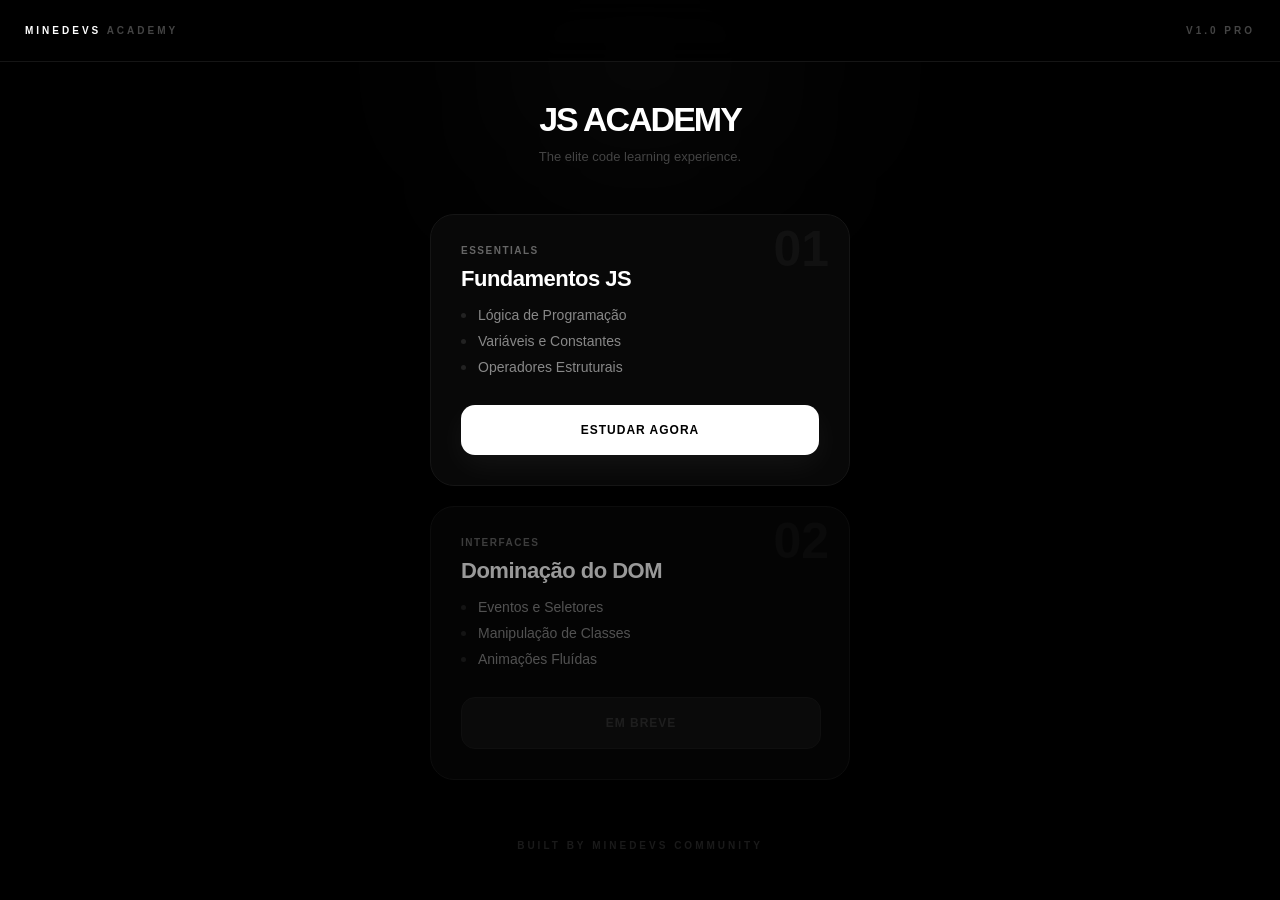
<file: index.html>
<!DOCTYPE html>
<html lang="pt-br">
<head>
    <meta charset="UTF-8">
    <meta name="viewport" content="width=device-width, initial-scale=1.0">
    <title>JS ACADEMY - Elite Edition</title>
    <style>
        :root { --accent: #ffffff; --bg: #000000; --card: #080808; --border: #151515; }
        
        body { background: var(--bg); color: #fff; font-family: -apple-system, sans-serif; margin: 0; padding: 100px 20px 40px; text-align: center; overflow-x: hidden; }

        /* Efeito de Brilho de Fundo (Glow) */
        body::before { content: ""; position: fixed; top: -10%; left: 50%; width: 300px; height: 300px; background: rgba(255,255,255,0.03); filter: blur(100px); border-radius: 50%; transform: translateX(-50%); z-index: -1; }

        /* Navbar com Desfoque (Glassmorphism) */
        .nav { position: fixed; top: 0; left: 0; width: 100%; display: flex; justify-content: space-between; padding: 25px; background: rgba(0,0,0,0.8); backdrop-filter: blur(15px); border-bottom: 1px solid var(--border); box-sizing: border-box; z-index: 100; font-size: 10px; font-weight: 900; letter-spacing: 3px; color: #444; }
        .nav b { color: #fff; }

        .container { max-width: 420px; margin: 0 auto; }
        
        h1 { font-size: 34px; font-weight: 900; letter-spacing: -2px; margin: 0; text-transform: uppercase; }
        .sub { color: #444; font-size: 13px; margin: 10px 0 50px; font-weight: 500; }

        /* Cards de Elite com Números de Fundo */
        .card { 
            background: var(--card); border: 1px solid var(--border); border-radius: 24px; 
            padding: 30px; margin-bottom: 20px; text-align: left; position: relative;
            transition: 0.3s cubic-bezier(0.175, 0.885, 0.32, 1.275);
        }
        .card:active { transform: scale(0.97); border-color: #333; }
        
        .card-num { color: #111; font-size: 50px; font-weight: 900; position: absolute; top: 5px; right: 20px; z-index: 0; user-select: none; }
        
        .tag { position: relative; color: #666; font-size: 10px; font-weight: 800; text-transform: uppercase; letter-spacing: 1.5px; margin-bottom: 10px; display: block; }
        h3 { position: relative; margin: 0 0 15px 0; font-size: 22px; font-weight: 800; letter-spacing: -0.5px; }
        
        /* Lista de Aulas Minimalista */
        .topics { position: relative; list-style: none; padding: 0; margin: 0 0 30px 0; }
        .topics li { color: #888; font-size: 14px; margin-bottom: 10px; display: flex; align-items: center; }
        .topics li::before { content: ""; width: 5px; height: 5px; background: #222; border-radius: 50%; margin-right: 12px; }

        /* Botões Estilo Premium */
        .btn { 
            position: relative; display: block; width: 100%; padding: 18px 0; 
            background: #fff; color: #000; text-decoration: none; 
            font-weight: 900; border-radius: 14px; font-size: 12px; 
            text-transform: uppercase; letter-spacing: 1px; text-align: center;
            box-shadow: 0 10px 30px rgba(255,255,255,0.05);
        }
        
        /* Estilo do Botão "Em Breve" (Módulo Bloqueado) */
        .btn-locked { 
            background: #111; color: #333; border: 1px solid #1a1a1a; 
            pointer-events: none; box-shadow: none; 
        }

        .footer { margin-top: 60px; font-size: 10px; color: #1a1a1a; font-weight: 900; text-transform: uppercase; letter-spacing: 3px; }
    </style>
</head>
<body>

    <div class="nav">
        <div><b>MINEDEVS</b> ACADEMY</div>
        <div>V1.0 PRO</div>
    </div>

    <div class="container">
        <h1>JS ACADEMY</h1>
        <p class="sub">The elite code learning experience.</p>

        <!-- Módulo 01: Ativo -->
        <div class="card">
            <div class="card-num">01</div>
            <span class="tag">Essentials</span>
            <h3>Fundamentos JS</h3>
            <ul class="topics">
                <li>Lógica de Programação</li>
                <li>Variáveis e Constantes</li>
                <li>Operadores Estruturais</li>
            </ul>
            <a href="aula1.html" class="btn">Estudar Agora</a>
        </div>

        <!-- Módulo 02: Bloqueado -->
        <div class="card" style="opacity: 0.6;">
            <div class="card-num">02</div>
            <span class="tag">Interfaces</span>
            <h3>Dominação do DOM</h3>
            <ul class="topics">
                <li>Eventos e Seletores</li>
                <li>Manipulação de Classes</li>
                <li>Animações Fluídas</li>
            </ul>
            <a href="#" class="btn btn-locked">Em Breve</a>
        </div>

        <div class="footer">Built by Minedevs Community</div>
    </div>

</body>
</html>
</file>
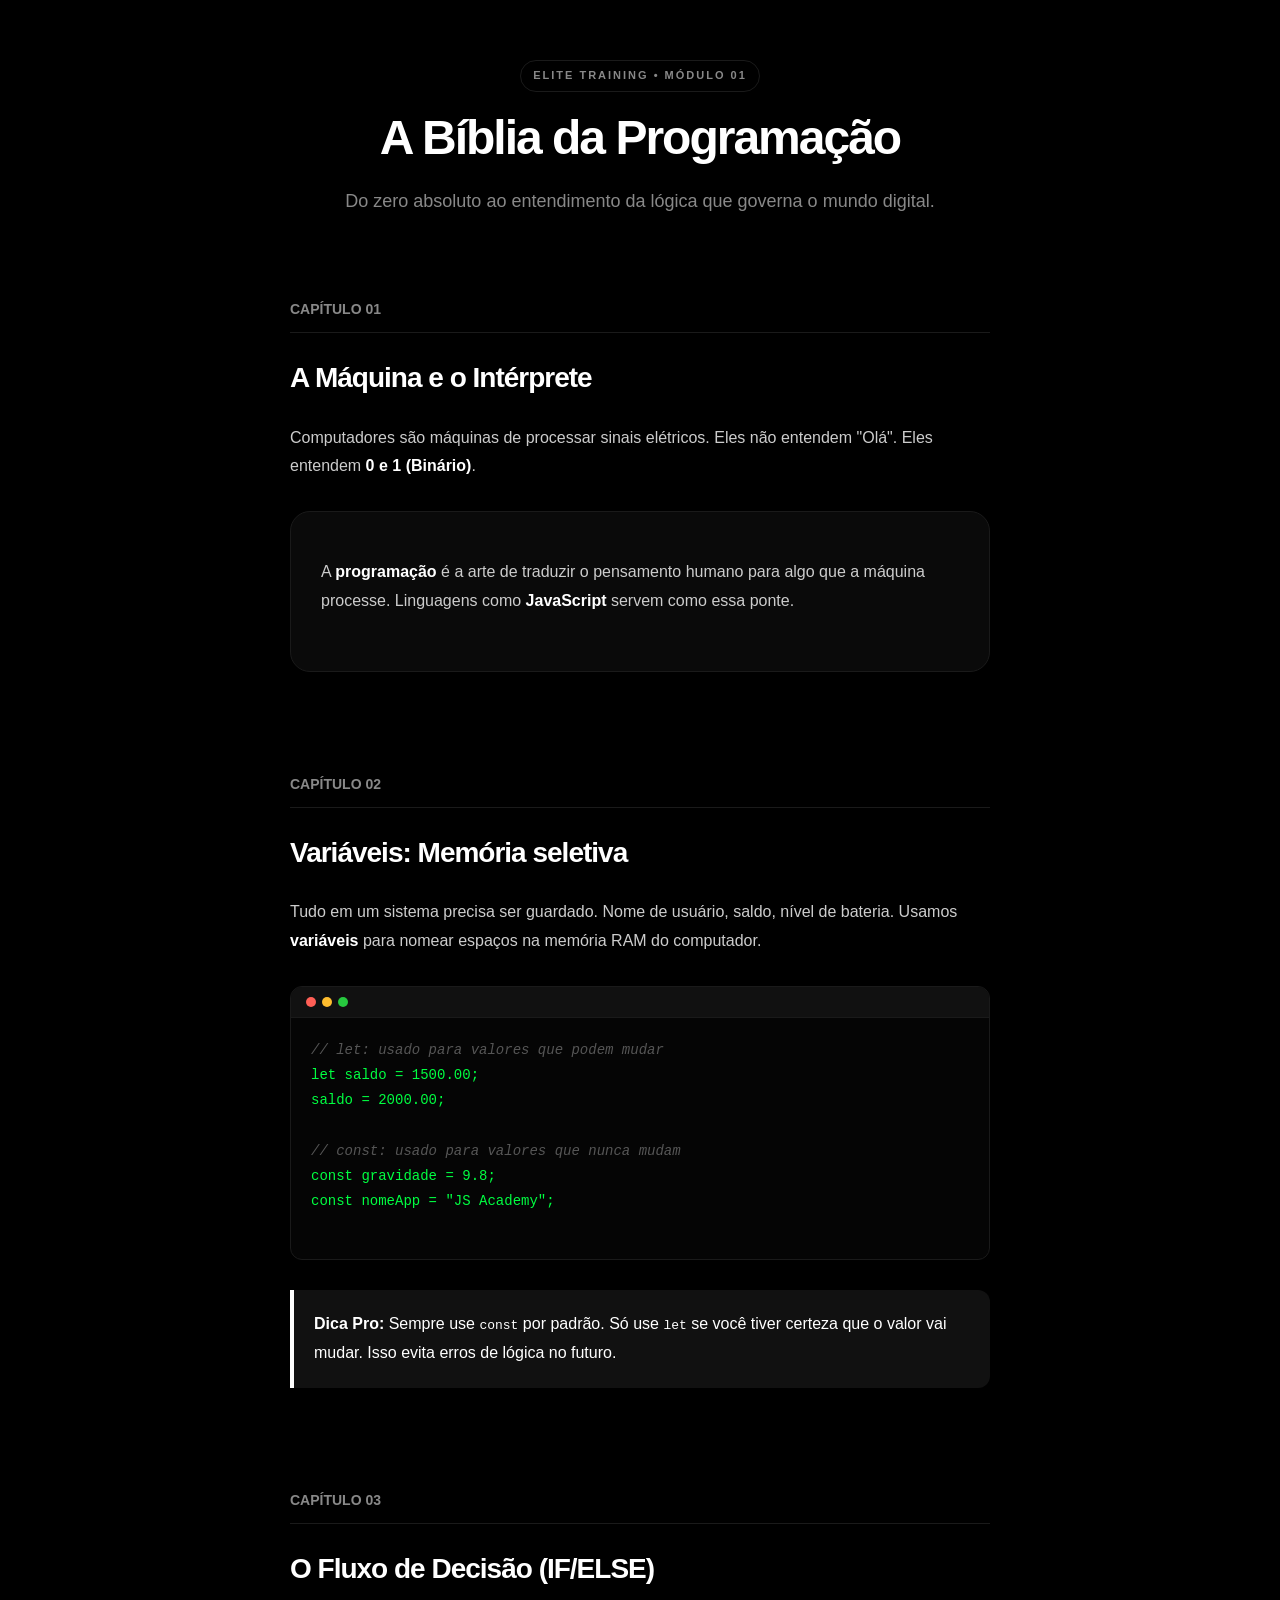
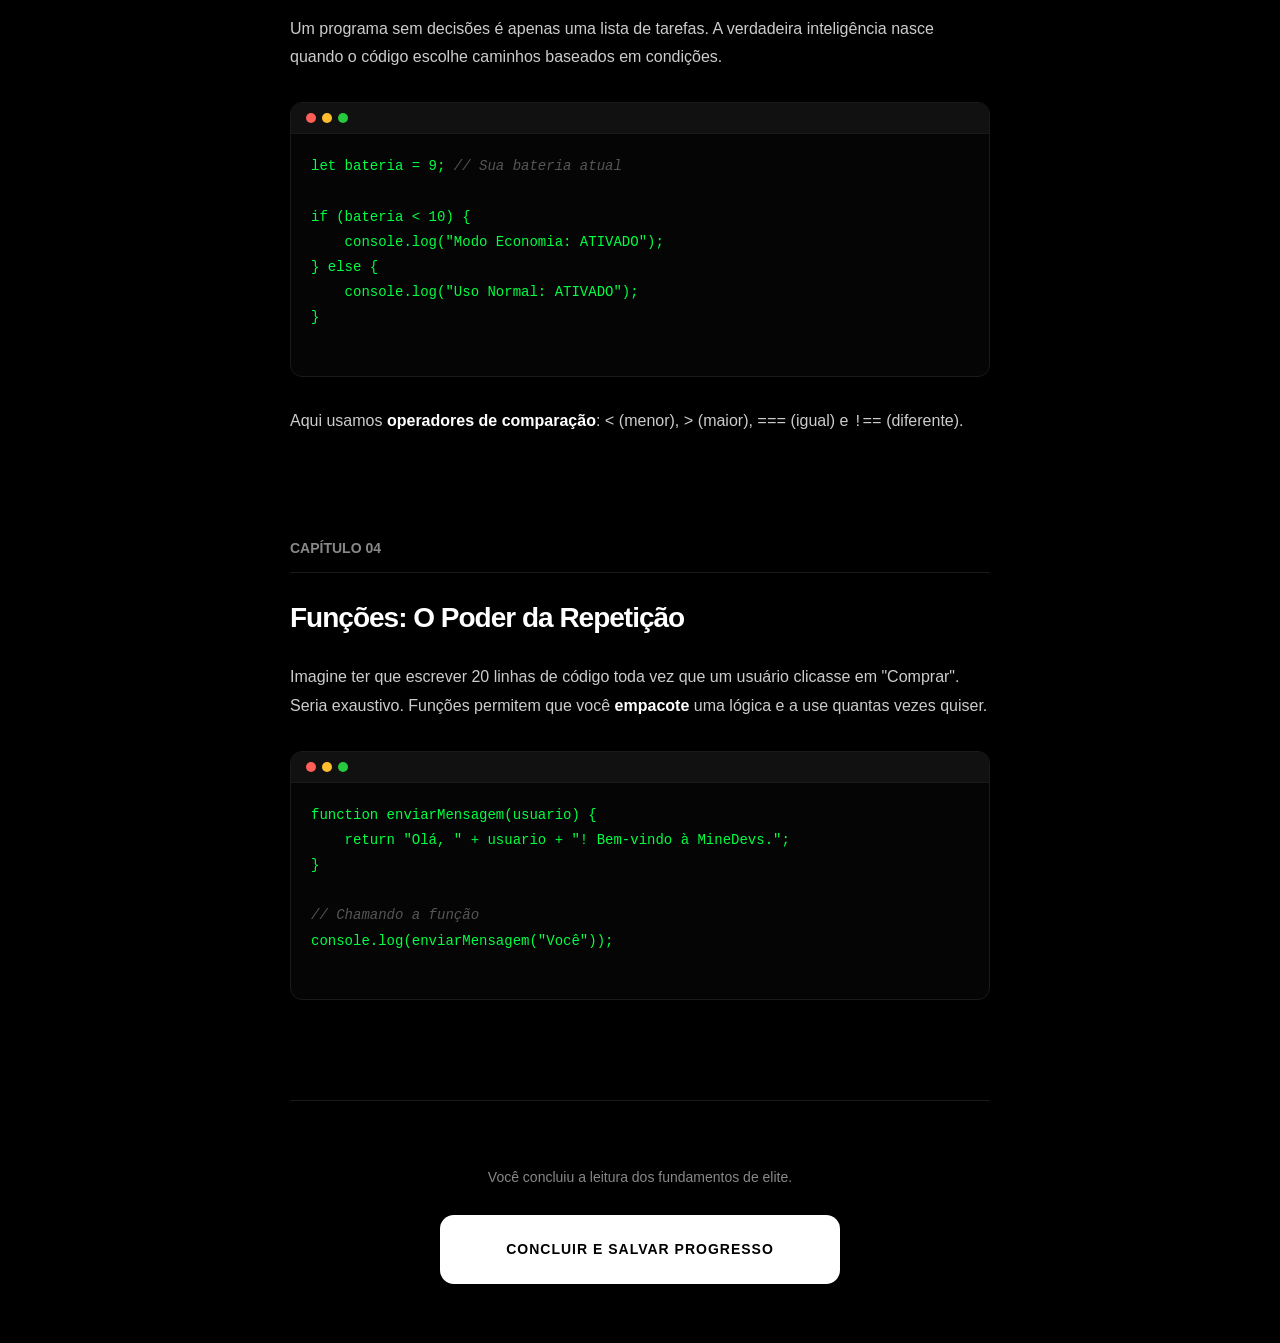
<file: aula1.html>
<!DOCTYPE html>
<html lang="pt-br">
<head>
    <meta charset="UTF-8">
    <meta name="viewport" content="width=device-width, initial-scale=1.0">
    <title>Masterclass: Fundamentos da Programação | MineDevs</title>
    <style>
        :root {
            --bg: #000;
            --card: #0a0a0a;
            --border: #1a1a1a;
            --accent: #fff;
            --text-main: #fff;
            --text-dim: #888;
            --code-bg: #050505;
            --code-text: #00ff41; /* Verde Matrix */
        }

        body { 
            background: var(--bg); 
            color: var(--text-main); 
            font-family: -apple-system, BlinkMacSystemFont, "Segoe UI", Roboto, sans-serif; 
            margin: 0; 
            padding: 0; 
            line-height: 1.8;
            -webkit-font-smoothing: antialiased;
        }

        /* Barra de Progresso no topo */
        .progress-bar { position: fixed; top: 0; left: 0; height: 4px; background: var(--accent); width: 0%; z-index: 1000; transition: 0.3s; }

        .container { max-width: 700px; margin: 0 auto; padding: 60px 24px; }

        header { text-align: center; margin-bottom: 80px; }
        .badge { display: inline-block; padding: 5px 12px; border: 1px solid var(--border); border-radius: 20px; font-size: 11px; font-weight: 800; text-transform: uppercase; letter-spacing: 2px; color: var(--text-dim); margin-bottom: 20px; }
        h1 { font-size: clamp(32px, 8vw, 48px); font-weight: 900; letter-spacing: -2px; margin: 0; line-height: 1.1; }
        .intro-text { font-size: 18px; color: var(--text-dim); margin-top: 20px; font-weight: 400; }

        /* Estilo dos Capítulos */
        section { margin-bottom: 100px; }
        .capitulo-num { font-size: 14px; font-weight: 800; color: var(--text-dim); margin-bottom: 10px; display: block; border-bottom: 1px solid var(--border); padding-bottom: 10px; }
        h2 { font-size: 28px; font-weight: 800; margin: 20px 0; letter-spacing: -1px; }
        
        .box { background: var(--card); border: 1px solid var(--border); border-radius: 20px; padding: 30px; margin: 30px 0; }
        p { margin-bottom: 25px; font-size: 16px; color: #ccc; }
        b { color: #fff; font-weight: 700; }

        /* Blocos de Código Profissionais */
        .code-window { background: var(--code-bg); border: 1px solid var(--border); border-radius: 12px; margin: 30px 0; overflow: hidden; box-shadow: 0 20px 40px rgba(0,0,0,0.5); }
        .code-header { background: #111; padding: 10px 15px; display: flex; gap: 6px; border-bottom: 1px solid var(--border); }
        .dot { width: 10px; height: 10px; border-radius: 50%; }
        .red { background: #ff5f56; } .yellow { background: #ffbd2e; } .green { background: #27c93f; }
        pre { padding: 20px; font-family: 'Fira Code', 'Courier New', monospace; font-size: 14px; color: var(--code-text); margin: 0; overflow-x: auto; }
        .comment { color: #555; font-style: italic; }

        /* Callout Box */
        .tip { border-left: 4px solid var(--accent); background: #111; padding: 20px; border-radius: 0 12px 12px 0; margin: 30px 0; }

        /* Botão de Finalização */
        .footer-nav { border-top: 1px solid var(--border); padding-top: 50px; text-align: center; }
        .btn-finish { 
            display: inline-block; width: 100%; max-width: 400px; padding: 22px 0; 
            background: var(--accent); color: var(--bg); text-decoration: none; 
            font-weight: 900; border-radius: 14px; text-transform: uppercase; 
            font-size: 14px; letter-spacing: 1px; transition: transform 0.2s;
        }
        .btn-finish:active { transform: scale(0.98); }

        @media (max-width: 600px) {
            h1 { font-size: 36px; }
            .box { padding: 20px; }
        }
    </style>
</head>
<body>

    <div class="progress-bar" id="pb"></div>

    <div class="container">
        <header>
            <span class="badge">Elite Training • Módulo 01</span>
            <h1>A Bíblia da Programação</h1>
            <p class="intro-text">Do zero absoluto ao entendimento da lógica que governa o mundo digital.</p>
        </header>

        <!-- CAPÍTULO 1 -->
        <section>
            <span class="capitulo-num">CAPÍTULO 01</span>
            <h2>A Máquina e o Intérprete</h2>
            <p>Computadores são máquinas de processar sinais elétricos. Eles não entendem "Olá". Eles entendem <b>0 e 1 (Binário)</b>.</p>
            <div class="box">
                <p>A <b>programação</b> é a arte de traduzir o pensamento humano para algo que a máquina processe. Linguagens como <b>JavaScript</b> servem como essa ponte.</p>
            </div>
        </section>

        <!-- CAPÍTULO 2 -->
        <section>
            <span class="capitulo-num">CAPÍTULO 02</span>
            <h2>Variáveis: Memória seletiva</h2>
            <p>Tudo em um sistema precisa ser guardado. Nome de usuário, saldo, nível de bateria. Usamos <b>variáveis</b> para nomear espaços na memória RAM do computador.</p>
            
            <div class="code-window">
                <div class="code-header"><div class="dot red"></div><div class="dot yellow"></div><div class="dot green"></div></div>
                <pre>
<span class="comment">// let: usado para valores que podem mudar</span>
let saldo = 1500.00;
saldo = 2000.00;

<span class="comment">// const: usado para valores que nunca mudam</span>
const gravidade = 9.8;
const nomeApp = "JS Academy";
                </pre>
            </div>
            
            <div class="tip">
                <b>Dica Pro:</b> Sempre use <code>const</code> por padrão. Só use <code>let</code> se você tiver certeza que o valor vai mudar. Isso evita erros de lógica no futuro.
            </div>
        </section>

        <!-- CAPÍTULO 3 -->
        <section>
            <span class="capitulo-num">CAPÍTULO 03</span>
            <h2>O Fluxo de Decisão (IF/ELSE)</h2>
            <p>Um programa sem decisões é apenas uma lista de tarefas. A verdadeira inteligência nasce quando o código escolhe caminhos baseados em condições.</p>
            
            <div class="code-window">
                <div class="code-header"><div class="dot red"></div><div class="dot yellow"></div><div class="dot green"></div></div>
                <pre>
let bateria = 9; <span class="comment">// Sua bateria atual</span>

if (bateria < 10) {
    console.log("Modo Economia: ATIVADO");
} else {
    console.log("Uso Normal: ATIVADO");
}
                </pre>
            </div>
            <p>Aqui usamos <b>operadores de comparação</b>: <code><</code> (menor), <code>></code> (maior), <code>===</code> (igual) e <code>!==</code> (diferente).</p>
        </section>

        <!-- CAPÍTULO 4 -->
        <section>
            <span class="capitulo-num">CAPÍTULO 04</span>
            <h2>Funções: O Poder da Repetição</h2>
            <p>Imagine ter que escrever 20 linhas de código toda vez que um usuário clicasse em "Comprar". Seria exaustivo. Funções permitem que você <b>empacote</b> uma lógica e a use quantas vezes quiser.</p>
            
            <div class="code-window">
                <div class="code-header"><div class="dot red"></div><div class="dot yellow"></div><div class="dot green"></div></div>
                <pre>
function enviarMensagem(usuario) {
    return "Olá, " + usuario + "! Bem-vindo à MineDevs.";
}

<span class="comment">// Chamando a função</span>
console.log(enviarMensagem("Você"));
                </pre>
            </div>
        </section>

        <footer class="footer-nav">
            <p style="color: var(--text-dim); font-size: 14px;">Você concluiu a leitura dos fundamentos de elite.</p>
            <a href="index.html" class="btn-finish">CONCLUIR E SALVAR PROGRESSO</a>
        </footer>
    </div>

    <script>
        // Script para a barra de progresso conforme o scroll
        window.onscroll = function() {
            var winScroll = document.body.scrollTop || document.documentElement.scrollTop;
            var height = document.documentElement.scrollHeight - document.documentElement.clientHeight;
            var scrolled = (winScroll / height) * 100;
            document.getElementById("pb").style.width = scrolled + "%";
        };
    </script>

</body>
</html>
</file>
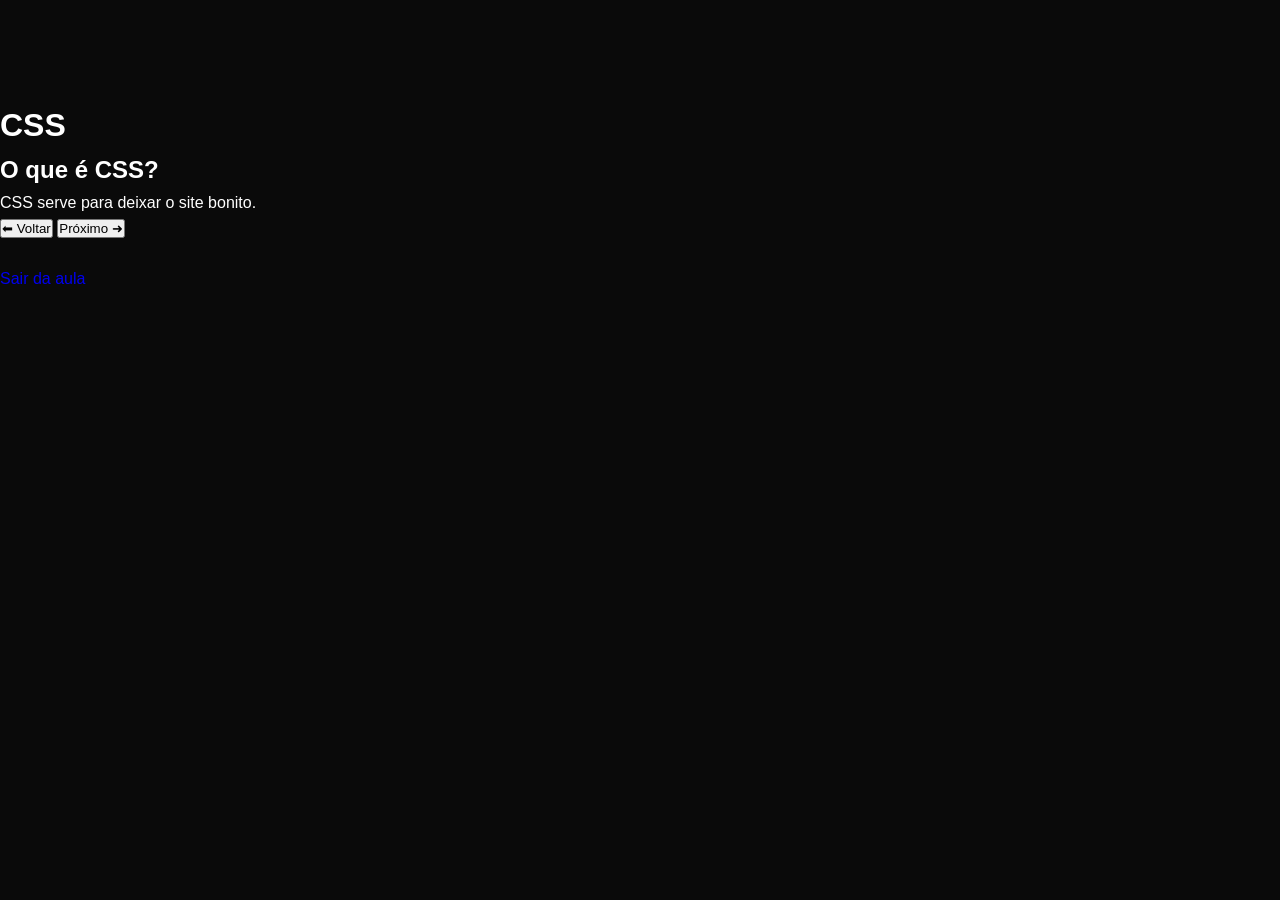
<file: css.html>
<!DOCTYPE html>
<html>
<head>
<link rel="stylesheet" href="style.css">
<title>CSS - MineDevs</title>
</head>
<body onload="verificarLogin()">

<div class="container">

<h1>CSS</h1>

<div id="aula"></div>

<button onclick="voltar()" class="btn">⬅ Voltar</button>
<button onclick="proxima()" class="btn">Próximo ➜</button>

<br><br>
<a href="index.html" class="btn">Sair da aula</a>

</div>

<script src="script.js"></script>

<script>
let etapa = 0;

function render() {

if (etapa == 0) {
aula.innerHTML = `
<h2>O que é CSS?</h2>
<p>CSS serve para deixar o site bonito.</p>
`;
}

else if (etapa == 1) {
aula.innerHTML = `
<h2>Exemplo</h2>
<pre>
body {
  color: red;
}
</pre>
`;
}

else if (etapa == 2) {
aula.innerHTML = `
<h2>Cores e estilos</h2>
<p>Você pode mudar cores, tamanho e fontes.</p>
`;
}

else if (etapa == 3) {
aula.innerHTML = `
<h2>Layout</h2>
<p>CSS controla posição dos elementos.</p>
`;
}

else if (etapa == 4) {
aula.innerHTML = `
<h2>Final</h2>
<p>Agora você sabe estilizar sites 😎</p>
`;
salvar();
}
}

function proxima() {
etapa++;
if (etapa > 4) etapa = 4;
render();
}

function voltar() {
etapa--;
if (etapa < 0) etapa = 0;
render();
}

render();
</script>

</body>
</html>
</file>
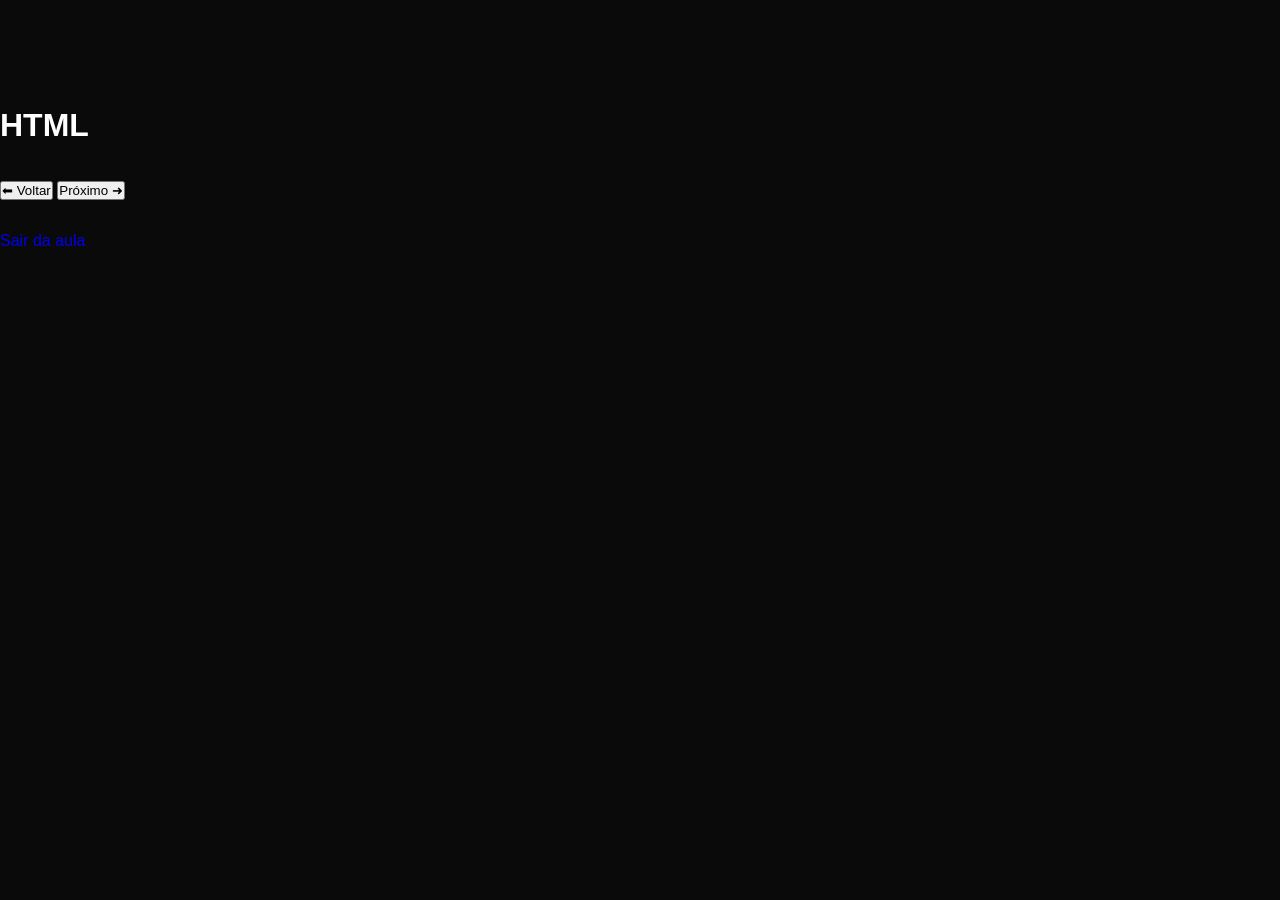
<file: html.html>
<!DOCTYPE html>
<html>
<head>
<meta charset="UTF-8">
<title>HTML - MineDevs</title>
<link rel="stylesheet" href="style.css">
</head>

<body onload="verificarLogin()">

<div class="container">

<h1>HTML</h1>

<div id="aula"></div>

<br>

<button onclick="voltar()" class="btn">⬅ Voltar</button>
<button onclick="proxima()" class="btn">Próximo ➜</button>

<br><br>
<a href="index.html" class="btn">Sair da aula</a>

</div>

<script src="script.js"></script>

<script>
let etapa = 0;
let aula = document.getElementById("aula");

function render() {

  if (etapa === 0) {
    aula.innerHTML = `
      <h2>O que é HTML?</h2>
      <p>HTML é a linguagem que cria a estrutura dos sites.</p>
      <p>Ela organiza textos, imagens e elementos.</p>
    `;
  }

  else if (etapa === 1) {
    aula.innerHTML = `
      <h2>Tags</h2>
      <p>HTML usa "tags" para funcionar.</p>
      <pre>&lt;h1&gt;Título&lt;/h1&gt;</pre>
      <p>A maioria abre e fecha.</p>
    `;
  }

  else if (etapa === 2) {
    aula.innerHTML = `
      <h2>Estrutura básica</h2>
      <pre>
&lt;html&gt;
&lt;head&gt;&lt;/head&gt;
&lt;body&gt;
  Conteúdo
&lt;/body&gt;
&lt;/html&gt;
      </pre>
    `;
  }

  else if (etapa === 3) {
    aula.innerHTML = `
      <h2>Principais tags</h2>
      <ul>
        <li>&lt;h1&gt; Título</li>
        <li>&lt;p&gt; Parágrafo</li>
        <li>&lt;a&gt; Link</li>
        <li>&lt;img&gt; Imagem</li>
      </ul>
    `;
  }

  else if (etapa === 4) {
    aula.innerHTML = `
      <h2>Final 🎉</h2>
      <p>Você aprendeu o básico de HTML 😎</p>
    `;
    salvar();
  }
}

function proxima() {
  if (etapa < 4) {
    etapa++;
    render();
  }
}

function voltar() {
  if (etapa > 0) {
    etapa--;
    render();
  }
}

/* IMPORTANTE
</file>
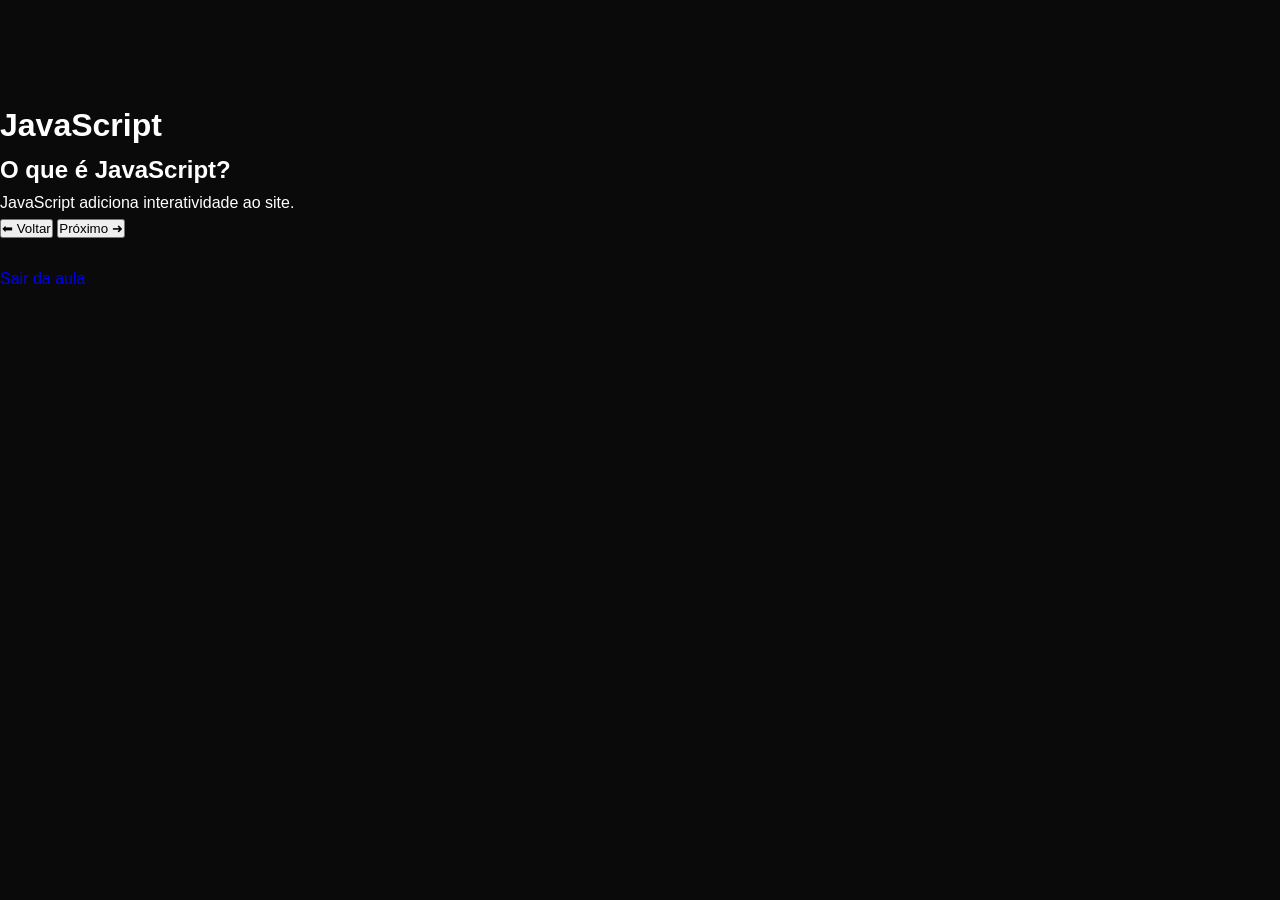
<file: js.html>
<!DOCTYPE html>
<html>
<head>
<link rel="stylesheet" href="style.css">
<title>JavaScript - MineDevs</title>
</head>
<body onload="verificarLogin()">

<div class="container">

<h1>JavaScript</h1>

<div id="aula"></div>

<button onclick="voltar()" class="btn">⬅ Voltar</button>
<button onclick="proxima()" class="btn">Próximo ➜</button>

<br><br>
<a href="index.html" class="btn">Sair da aula</a>

</div>

<script src="script.js"></script>

<script>
let etapa = 0;

function render() {

if (etapa == 0) {
aula.innerHTML = `
<h2>O que é JavaScript?</h2>
<p>JavaScript adiciona interatividade ao site.</p>
`;
}

else if (etapa == 1) {
aula.innerHTML = `
<h2>Exemplo</h2>
<pre>alert("Olá");</pre>
`;
}

else if (etapa == 2) {
aula.innerHTML = `
<h2>Eventos</h2>
<p>JS reage a cliques e ações.</p>
`;
}

else if (etapa == 3) {
aula.innerHTML = `
<h2>Funções</h2>
<pre>
function ola() {
 alert("Oi");
}
</pre>
`;
}

else if (etapa == 4) {
aula.innerHTML = `
<h2>Final</h2>
<p>Agora você entende JS 😎</p>
`;
salvar();
}
}

function proxima() {
etapa++;
if (etapa > 4) etapa = 4;
render();
}

function voltar() {
etapa--;
if (etapa < 0) etapa = 0;
render();
}

render();
</script>

</body>
</html>
</file>
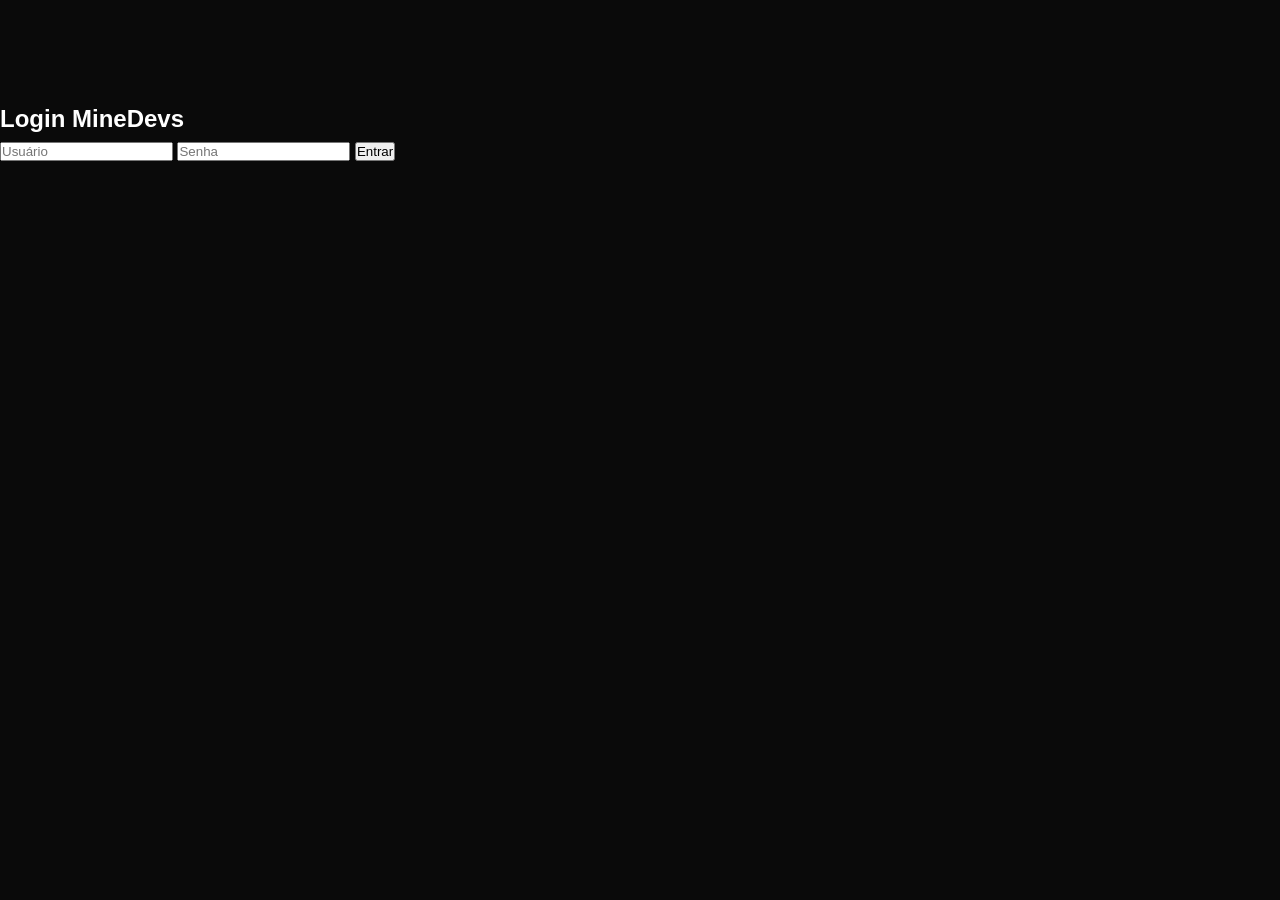
<file: login.html>
<!DOCTYPE html>
<html>
<head>
<title>Login</title>
<link rel="stylesheet" href="style.css">
</head>
<body>

<div class="container">
<h2>Login MineDevs</h2>

<input id="user" placeholder="Usuário">
<input id="pass" type="password" placeholder="Senha">

<button onclick="entrar()" class="btn">Entrar</button>

</div>

<script src="script.js"></script>
</body>
</html>
</file>
<file: style.css>
/* =========================================
   1. CONFIGURAÇÕES GERAIS E CORES
   ========================================= */
:root {
    --bg-body: #0a0a0a;      /* Fundo ultra escuro */
    --bg-card: #121212;      /* Fundo dos cartões */
    --accent: #ffffff;       /* Cor de destaque (Branco) */
    --text-main: #ffffff;    /* Texto principal */
    --text-sec: #808080;     /* Texto secundário (Cinza) */
    --border: #1f1f1f;       /* Cor das bordas sutis */
    --transition: 0.3s ease; /* Velocidade das animações */
}

* {
    margin: 0;
    padding: 0;
    box-sizing: border-box;
    text-decoration: none;
    list-style: none;
}

body {
    background-color: var(--bg-body);
    color: var(--text-main);
    font-family: 'Inter', sans-serif;
    line-height: 1.6;
    padding-top: 100px; /* Espaço para a navbar fixa */
}

/* =========================================
   2. NAVBAR (BARRA DO TOPO)
   ========================================= */
.navbar {
    width: 100%;
    height: 80px;
    background-color: rgba(10, 10, 10, 0.8);
    border-bottom: 1px solid var(--border);
    display: flex;
    justify-content: center;
    position: fixed;
    top: 0;
    z-index: 1000;
    backdrop-filter: blur(12px); /* Efeito de vidro fumê */
}

.nav-content {
    width: 90%;
    max-width: 1100px;
    display: flex;
    justify-content: space-between;
    align-items: center;
}

.nav-logo {
    font-weight: 900;
    letter-spacing: 6px;
    font-size: 1.1rem;
    color: var(--accent);
}

.nav-links a {
    color: var(--text-sec);
    font-size: 0.85rem;
    font-weight: 600;
    margin-left: 25px;
    transition: var(--transition);
}

.nav-links a:hover {
    color: var(--accent);
}

.btn-discord {
    background: #161616;
    padding: 10px 18px;
    border: 1px solid var(--border);
    border-radius: 6px;
}

/* =========================================
   3. HERO (TÍTULO PRINCIPAL)
   ========================================= */
.hero {
    text-align: center;
    padding: 60px 20px;
}

.main-title {
    font-size: clamp(2rem, 8vw, 3.5rem); /* Fonte que se ajusta ao celular */
    font-weight: 900;
    letter-spacing: -2px;
    margin-bottom: 15px;
    text-transform: uppercase;
}

.subtitle {
    color: var(--text-sec);
    max-width: 600px;
    margin: 0 auto;
    font-size: 1.1rem;
}

/* =========================================
   4. GRADE DE MÓDULOS (INDEX)
   ========================================= */
.modules-grid {
    display: grid;
    grid-template-columns: repeat(auto-fit, minmax(320px, 1fr));
    gap: 25px;
    padding: 40px 20px;
    max-width: 1100px;
    margin: 0 auto;
}

.module-card {
    background-color: var(--bg-card);
    border: 1px solid var(--border);
    border-radius: 20px;
    padding: 40px;
    transition: var(--transition);
}

.module-card:hover {
    transform: translateY(-10px);
    border-color: #333;
    box-shadow: 0 20px 40px rgba(0,0,0,0.4);
}

.tag {
    font-size: 0.7rem;
    font-weight: 800;
    color: #444;
    letter-spacing: 3px;
    display: block;
    margin-bottom: 20px;
}

.module-card h2 {
    font-size: 1.5rem;
    margin-bottom: 15px;
}

.module-card p {
    color: var(--text-sec);
    font-size: 0.95rem;
    margin-bottom: 25px;
}

.lesson-list li {
    color: #555;
    font-size: 0.85rem;
    margin-bottom: 8px;
}

/* =========================================
   5. PÁGINA DE AULA (LOGICA.HTML)
   ========================================= */
.lesson-container {
    max-width: 900px;
    margin: 0 auto;
    padding: 20px;
}

.video-wrapper {
    width: 100%;
    aspect-ratio: 16/9;
    background: #000;
    border-radius: 20px;
    overflow: hidden;
    border: 1px solid var(--border);
    margin-bottom: 40px;
}

.lesson-info h1 {
    font-size: 2.2rem;
    margin-bottom: 20px;
    letter-spacing: -1px;
}

.lesson-material {
    background: #0f0f0f;
    padding: 25px;
    border-radius: 15px;
    border: 1px solid var(--border);
    margin: 40px 0;
}

.material-link {
    color: #4dffb8; /* Cor de link para material */
    display: block;
    font-weight: 600;
    margin-top: 10px;
}

/* =========================================
   6. BOTÕES
   ========================================= */
.btn-primary {
    background-color: var(--accent);
    color: #000;
    border: none;
    padding: 18px;
    border-radius: 12px;
    font-weight: 900;
    font-size: 0.9rem;
    cursor: pointer;
    transition: var(--transition);
    width: 100%;
    text-transform: uppercase;
}

.btn-primary:hover {
    background-color: #d1d1d1;
    transform: scale(1.02);
}

.lesson-nav {
    display: flex;
    gap: 15px;
    margin-top: 40px;
}

.btn-sec {
    background: transparent;
    color: #fff;
    border: 1px solid var(--border);
    padding: 18px;
    border-radius: 12px;
    cursor: pointer;
    font-weight: 700;
    flex: 1;
    transition: var(--transition);
}

.btn-sec:hover {
    background: #161616;
}

/* =========================================
   7. RODAPÉ
   ========================================= */
.footer {
    text-align: center;
    padding: 80px 20px;
    color: #222;
    border-top: 1px solid var(--border);
}
</file>
